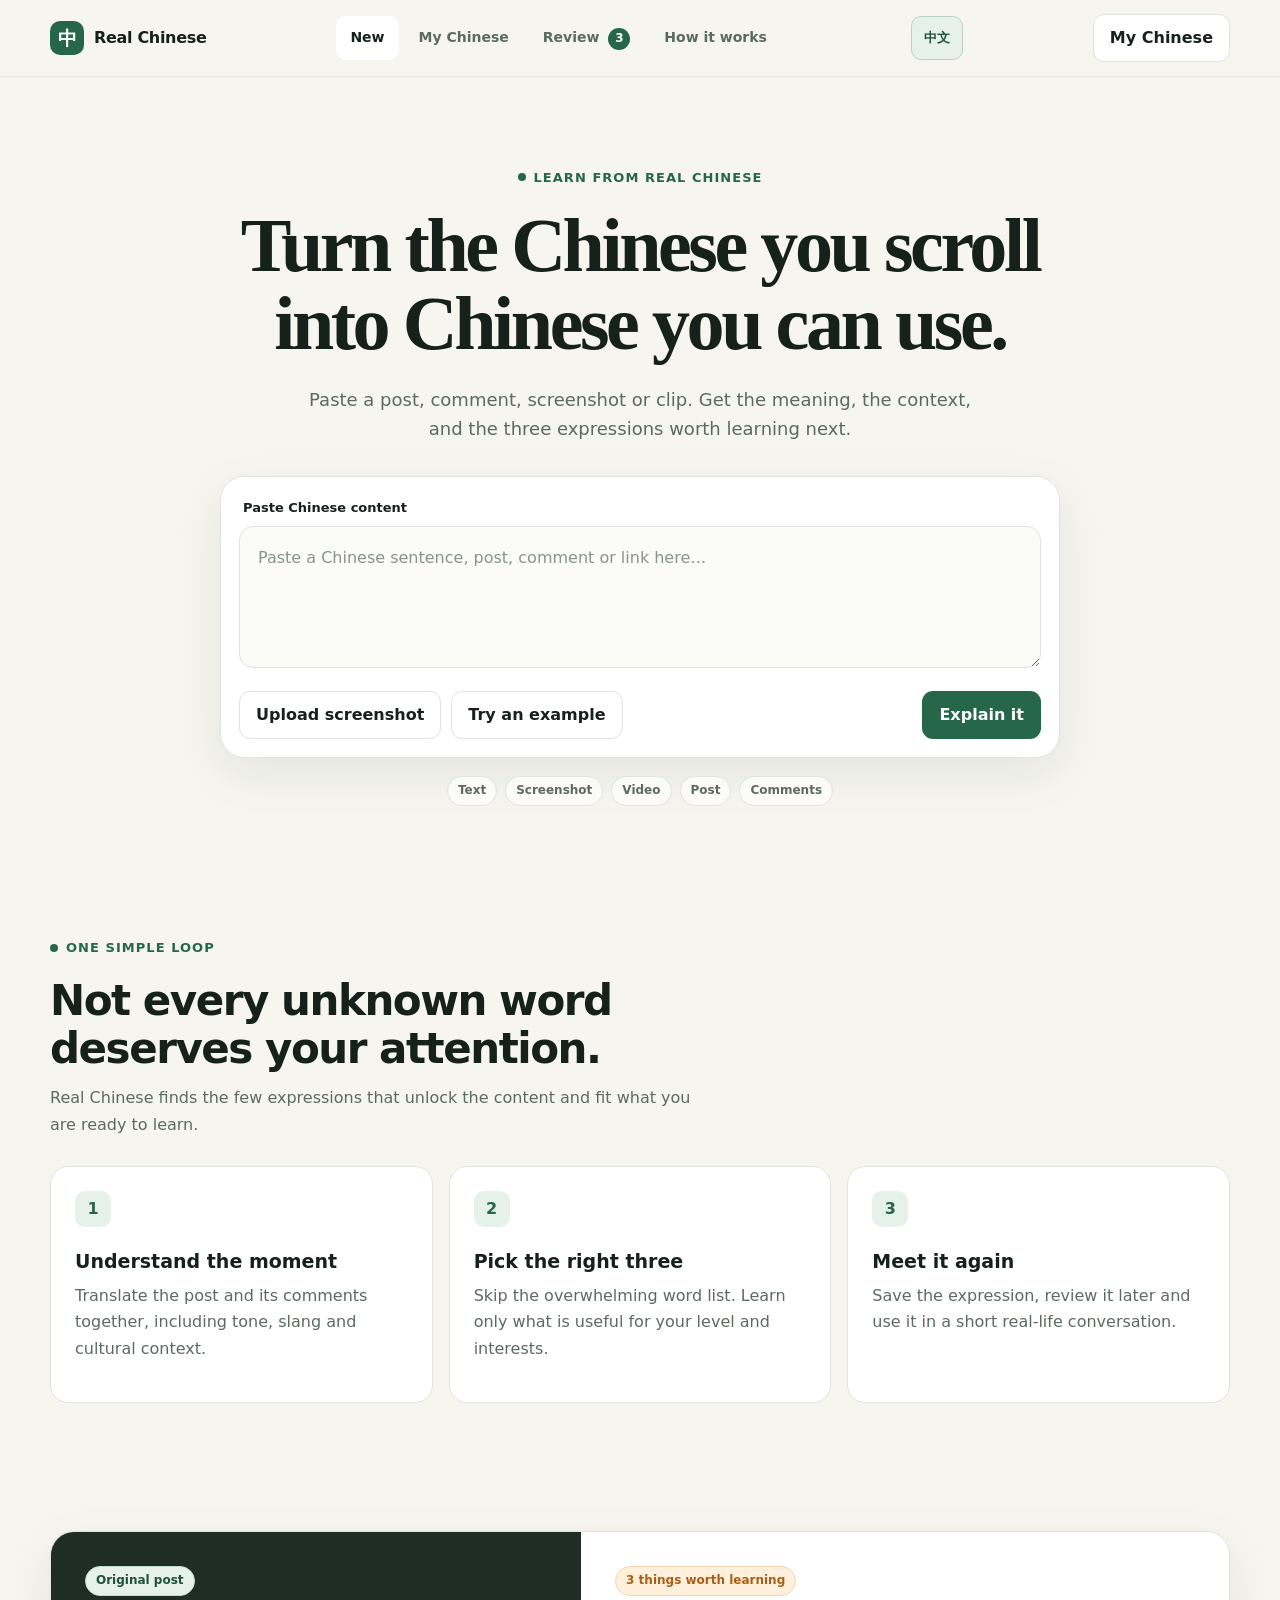
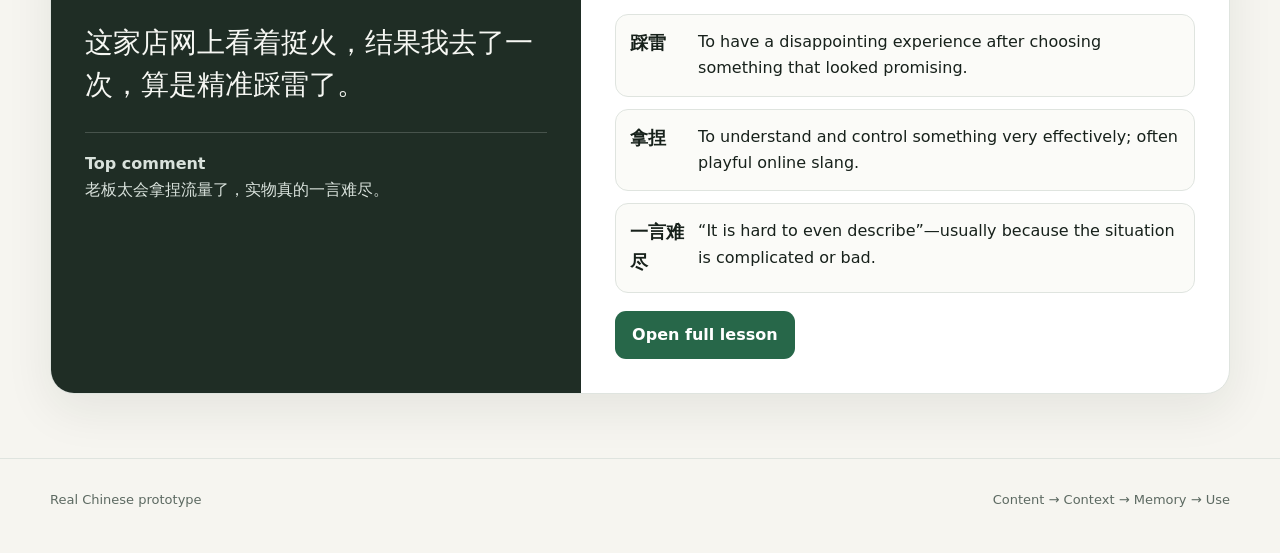
<file: prototype/index.html>
<!doctype html>
<html lang="en">
  <head>
    <meta charset="utf-8" />
    <meta name="viewport" content="width=device-width, initial-scale=1" />
    <meta name="description" content="Turn real Chinese posts, screenshots and comments into personal lessons." />
    <title>Real Chinese — Learn from what you scroll</title>
    <link rel="stylesheet" href="styles.css" />
  </head>
  <body>
    <header class="site-header">
      <nav class="nav shell" aria-label="Main navigation">
        <a class="brand" href="index.html">
          <span class="brand-mark" aria-hidden="true">中</span>
          <span class="brand-name">Real Chinese</span>
        </a>
        <div class="nav-links">
          <a class="active" href="index.html">New</a>
          <a href="library.html">My Chinese</a>
          <a href="review.html">Review <span class="count">3</span></a>
          <a href="#how-it-works">How it works</a>
        </div>
        <button class="language-toggle" type="button" data-language-toggle aria-label="Switch prototype language">中文</button>
        <a class="button secondary mobile-nav" href="library.html">My Chinese</a>
      </nav>
    </header>

    <main>
      <section class="hero shell">
        <div class="eyebrow">Learn from real Chinese</div>
        <h1>Turn the Chinese you scroll into Chinese you can use.</h1>
        <p class="lead">Paste a post, comment, screenshot or clip. Get the meaning, the context, and the three expressions worth learning next.</p>

        <div class="input-card">
          <label for="content-input">Paste Chinese content</label>
          <textarea id="content-input" placeholder="Paste a Chinese sentence, post, comment or link here…"></textarea>
          <div class="input-actions">
            <div class="row">
              <button class="secondary" type="button" data-toast="Screenshot upload is mocked in this prototype">Upload screenshot</button>
              <button class="secondary" type="button" data-example>Try an example</button>
            </div>
            <button class="primary" type="button" data-analyze>Explain it</button>
          </div>
        </div>

        <div class="format-list" aria-label="Supported content types">
          <span>Text</span><span>Screenshot</span><span>Video</span><span>Post</span><span>Comments</span>
        </div>
      </section>

      <section class="section shell" id="how-it-works">
        <div class="section-head">
          <div class="eyebrow">One simple loop</div>
          <h2>Not every unknown word deserves your attention.</h2>
          <p>Real Chinese finds the few expressions that unlock the content and fit what you are ready to learn.</p>
        </div>
        <div class="feature-grid">
          <article class="feature-card">
            <div class="feature-number">1</div>
            <h3>Understand the moment</h3>
            <p class="muted">Translate the post and its comments together, including tone, slang and cultural context.</p>
          </article>
          <article class="feature-card">
            <div class="feature-number">2</div>
            <h3>Pick the right three</h3>
            <p class="muted">Skip the overwhelming word list. Learn only what is useful for your level and interests.</p>
          </article>
          <article class="feature-card">
            <div class="feature-number">3</div>
            <h3>Meet it again</h3>
            <p class="muted">Save the expression, review it later and use it in a short real-life conversation.</p>
          </article>
        </div>
      </section>

      <section class="section shell">
        <div class="demo-strip">
          <div class="demo-source">
            <span class="tag green">Original post</span>
            <blockquote>这家店网上看着挺火，结果我去了一次，算是精准踩雷了。</blockquote>
            <div class="demo-comment">
              <strong>Top comment</strong><br />老板太会拿捏流量了，实物真的一言难尽。
            </div>
          </div>
          <div class="demo-result">
            <span class="tag amber">3 things worth learning</span>
            <div class="word-list" style="margin-top: 18px">
              <div class="word-row"><strong>踩雷</strong><span>To have a disappointing experience after choosing something that looked promising.</span></div>
              <div class="word-row"><strong>拿捏</strong><span>To understand and control something very effectively; often playful online slang.</span></div>
              <div class="word-row"><strong>一言难尽</strong><span>“It is hard to even describe”—usually because the situation is complicated or bad.</span></div>
            </div>
            <a class="button primary" href="result.html" style="margin-top: 18px">Open full lesson</a>
          </div>
        </div>
      </section>
    </main>

    <footer class="site-footer">
      <div class="footer-row shell">
        <span>Real Chinese prototype</span>
        <span>Content → Context → Memory → Use</span>
      </div>
    </footer>
    <div class="toast" role="status" aria-live="polite"></div>
    <script src="app.js?v=4"></script>
  </body>
</html>
</file>
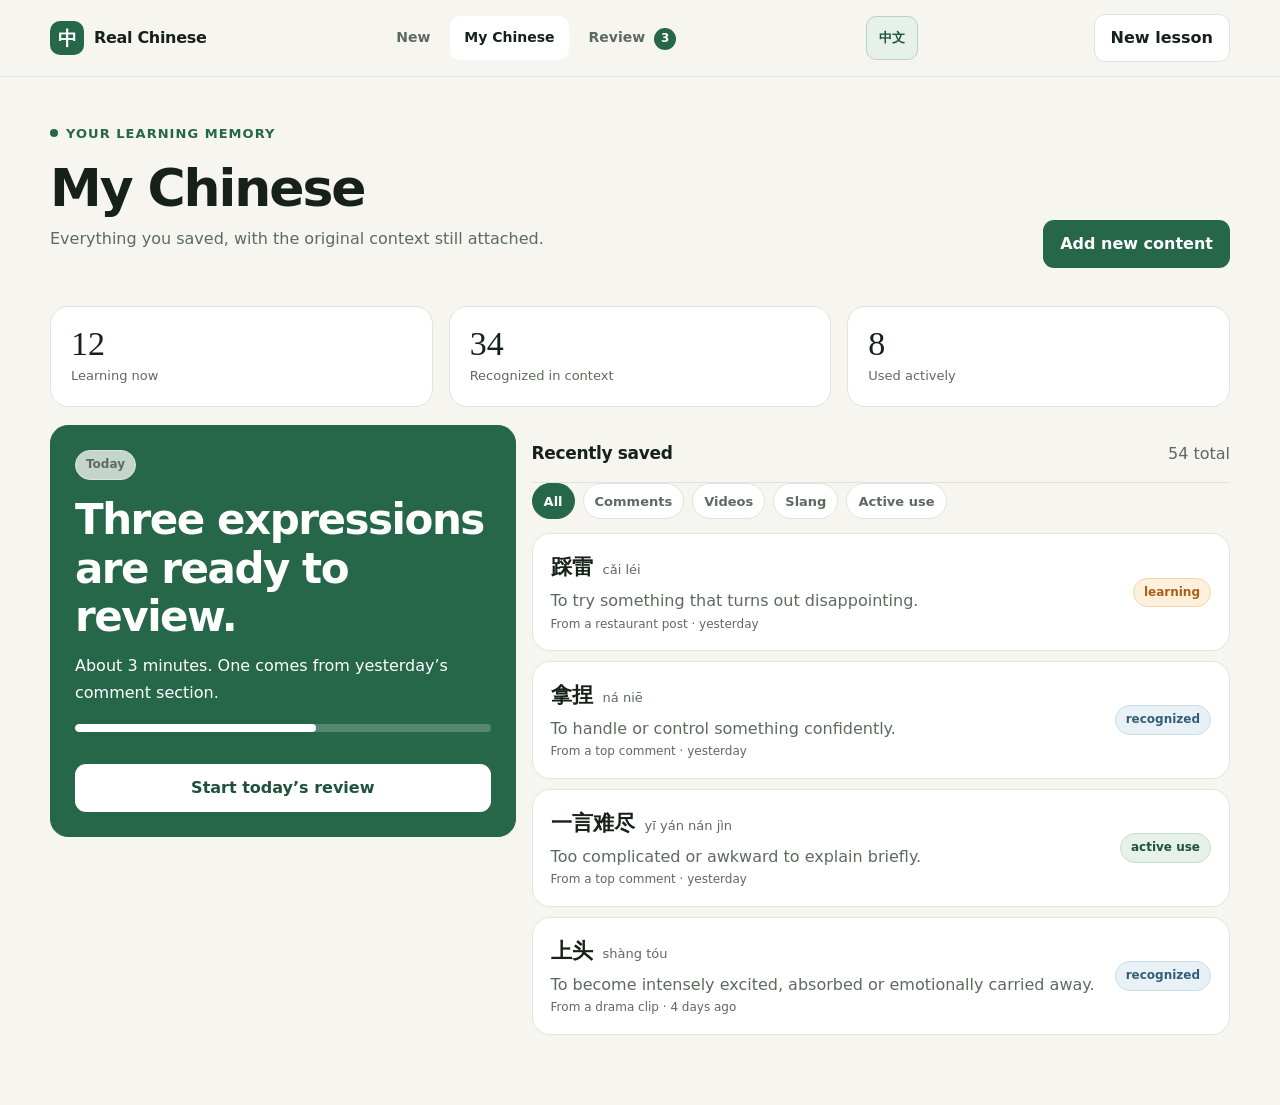
<file: prototype/library.html>
<!doctype html>
<html lang="en">
  <head>
    <meta charset="utf-8" />
    <meta name="viewport" content="width=device-width, initial-scale=1" />
    <meta name="description" content="A sample personal Chinese learning library." />
    <title>My Chinese — Real Chinese</title>
    <link rel="stylesheet" href="styles.css" />
  </head>
  <body>
    <header class="site-header">
      <nav class="nav shell" aria-label="Main navigation">
        <a class="brand" href="index.html"><span class="brand-mark" aria-hidden="true">中</span><span class="brand-name">Real Chinese</span></a>
        <div class="nav-links">
          <a href="index.html">New</a>
          <a class="active" href="library.html">My Chinese</a>
          <a href="review.html">Review <span class="count">3</span></a>
        </div>
        <button class="language-toggle" type="button" data-language-toggle aria-label="Switch prototype language">中文</button>
        <a class="button secondary mobile-nav" href="index.html">New lesson</a>
      </nav>
    </header>

    <main class="shell">
      <div class="page-head dashboard-head">
        <div>
          <div class="eyebrow">Your learning memory</div>
          <h1>My Chinese</h1>
          <p class="muted">Everything you saved, with the original context still attached.</p>
        </div>
        <a class="button primary" href="index.html">Add new content</a>
      </div>

      <section class="stats-grid" aria-label="Learning overview">
        <article class="stat-card"><div class="stat-value">12</div><div class="stat-label">Learning now</div></article>
        <article class="stat-card"><div class="stat-value">34</div><div class="stat-label">Recognized in context</div></article>
        <article class="stat-card"><div class="stat-value">8</div><div class="stat-label">Used actively</div></article>
      </section>

      <div class="library-grid">
        <aside class="review-card">
          <span class="tag">Today</span>
          <h2 style="margin-top: 16px">Three expressions are ready to review.</h2>
          <p>About 3 minutes. One comes from yesterday’s comment section.</p>
          <div class="progress" aria-label="Weekly review progress"><span></span></div>
          <a class="button" href="review.html">Start today’s review</a>
        </aside>

        <section aria-labelledby="saved-title">
          <div class="panel-head" style="padding-right: 0; padding-left: 0">
            <h2 id="saved-title">Recently saved</h2>
            <span class="muted">54 total</span>
          </div>
          <div class="filter-row" aria-label="Filter saved items">
            <button class="filter active">All</button><button class="filter">Comments</button><button class="filter">Videos</button><button class="filter">Slang</button><button class="filter">Active use</button>
          </div>
          <div class="saved-list">
            <a class="saved-item clickable" href="result.html">
              <div><div class="saved-word"><strong>踩雷</strong><span class="pinyin">cǎi léi</span></div><div class="muted">To try something that turns out disappointing.</div><div class="source-link">From a restaurant post · yesterday</div></div>
              <span class="tag amber">learning</span>
            </a>
            <a class="saved-item clickable" href="result.html">
              <div><div class="saved-word"><strong>拿捏</strong><span class="pinyin">ná niē</span></div><div class="muted">To handle or control something confidently.</div><div class="source-link">From a top comment · yesterday</div></div>
              <span class="tag blue">recognized</span>
            </a>
            <a class="saved-item clickable" href="result.html">
              <div><div class="saved-word"><strong>一言难尽</strong><span class="pinyin">yī yán nán jìn</span></div><div class="muted">Too complicated or awkward to explain briefly.</div><div class="source-link">From a top comment · yesterday</div></div>
              <span class="tag green">active use</span>
            </a>
            <a class="saved-item clickable" href="result.html">
              <div><div class="saved-word"><strong>上头</strong><span class="pinyin">shàng tóu</span></div><div class="muted">To become intensely excited, absorbed or emotionally carried away.</div><div class="source-link">From a drama clip · 4 days ago</div></div>
              <span class="tag blue">recognized</span>
            </a>
          </div>
        </section>
      </div>
    </main>

    <div class="toast" role="status" aria-live="polite"></div>
    <script src="app.js?v=4"></script>
  </body>
</html>
</file>
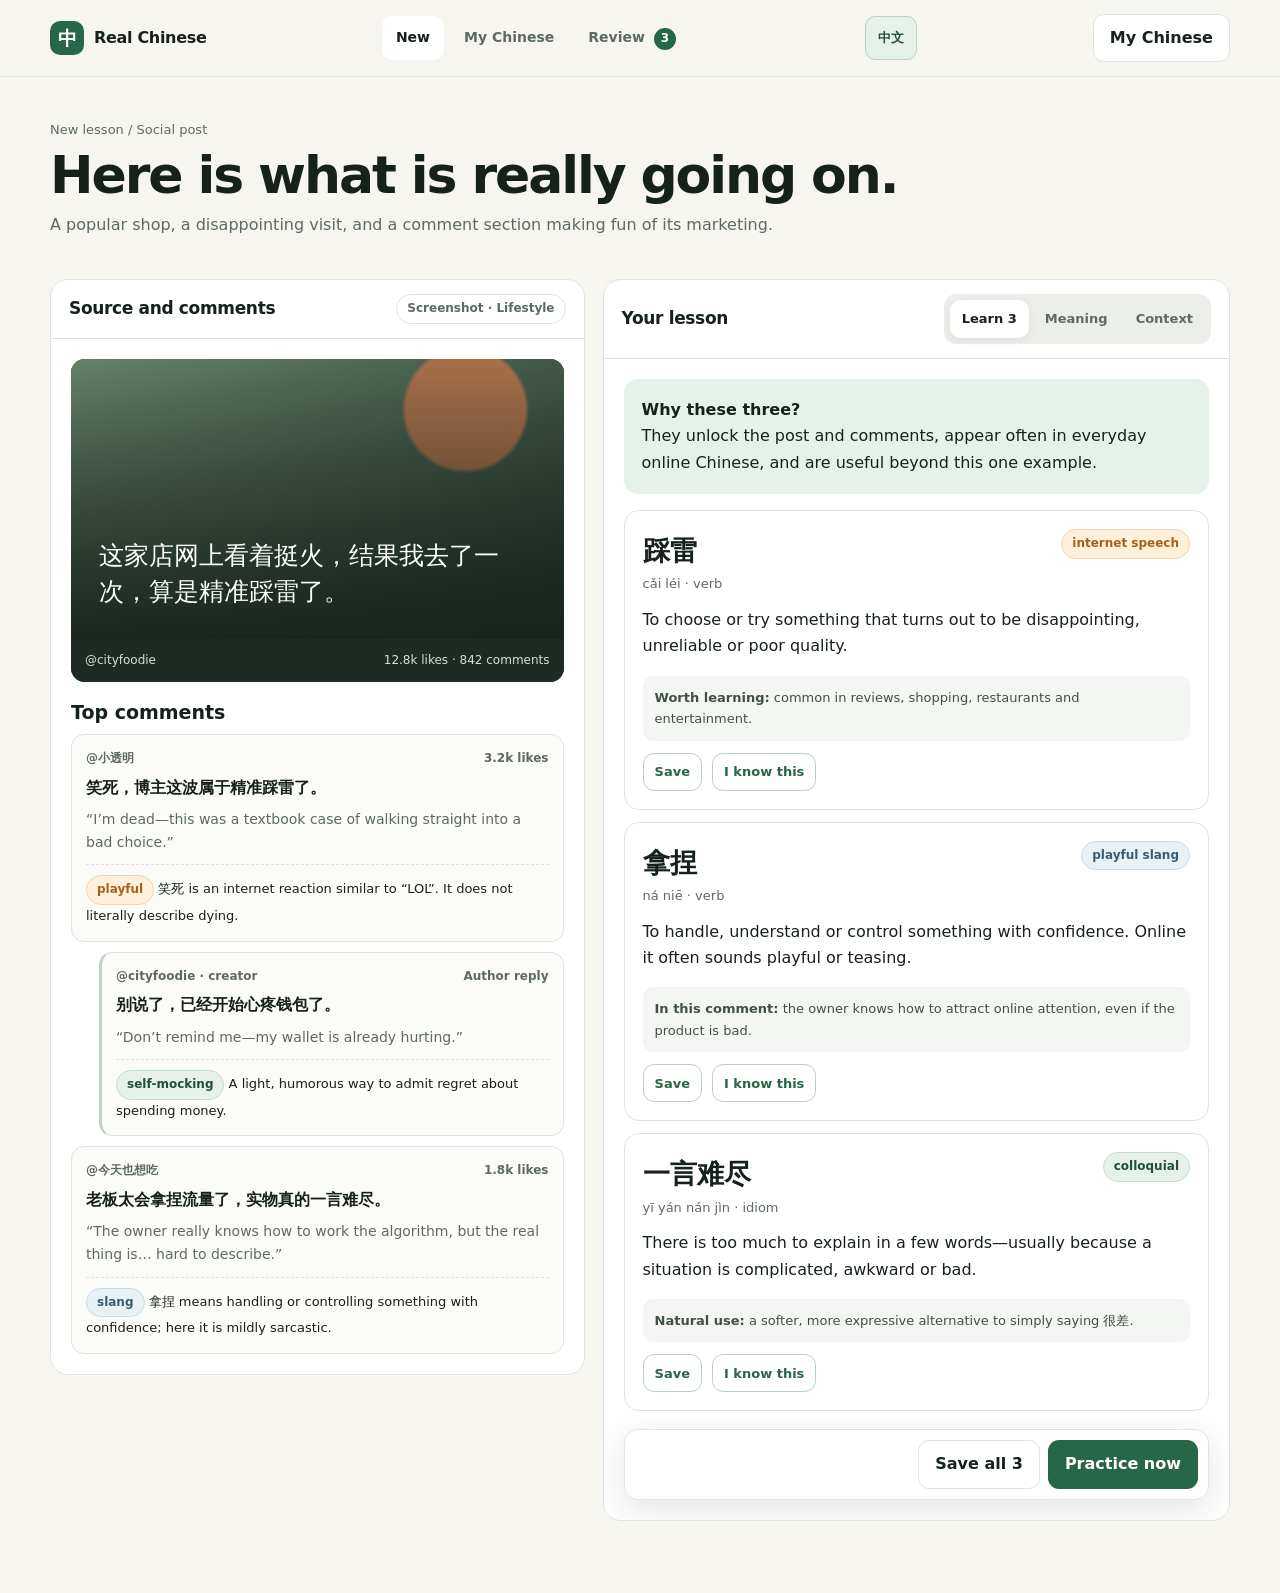
<file: prototype/result.html>
<!doctype html>
<html lang="en">
  <head>
    <meta charset="utf-8" />
    <meta name="viewport" content="width=device-width, initial-scale=1" />
    <meta name="description" content="A sample Real Chinese learning result." />
    <title>Learning result — Real Chinese</title>
    <link rel="stylesheet" href="styles.css" />
  </head>
  <body>
    <header class="site-header">
      <nav class="nav shell" aria-label="Main navigation">
        <a class="brand" href="index.html"><span class="brand-mark" aria-hidden="true">中</span><span class="brand-name">Real Chinese</span></a>
        <div class="nav-links">
          <a class="active" href="index.html">New</a>
          <a href="library.html">My Chinese</a>
          <a href="review.html">Review <span class="count">3</span></a>
        </div>
        <button class="language-toggle" type="button" data-language-toggle aria-label="Switch prototype language">中文</button>
        <a class="button secondary mobile-nav" href="library.html">My Chinese</a>
      </nav>
    </header>

    <main class="shell">
      <div class="page-head">
        <div class="breadcrumbs"><a href="index.html">New lesson</a> / Social post</div>
        <h1>Here is what is really going on.</h1>
        <p class="muted">A popular shop, a disappointing visit, and a comment section making fun of its marketing.</p>
      </div>

      <div class="result-layout">
        <section class="panel" aria-labelledby="source-title">
          <div class="panel-head">
            <h2 id="source-title">Source and comments</h2>
            <span class="tag">Screenshot · Lifestyle</span>
          </div>
          <div class="panel-body">
            <article class="source-card">
              <div class="source-visual">
                <p>这家店网上看着挺火，结果我去了一次，算是精准踩雷了。</p>
              </div>
              <div class="source-meta"><span>@cityfoodie</span><span>12.8k likes · 842 comments</span></div>
            </article>

            <h3>Top comments</h3>
            <div class="comment-tree">
              <article class="comment">
                <div class="comment-author"><span>@小透明</span><span>3.2k likes</span></div>
                <p class="zh">笑死，博主这波属于精准踩雷了。</p>
                <p class="translation">“I’m dead—this was a textbook case of walking straight into a bad choice.”</p>
                <div class="explain"><span class="tag amber">playful</span> 笑死 is an internet reaction similar to “LOL”. It does not literally describe dying.</div>
              </article>
              <article class="comment reply">
                <div class="comment-author"><span>@cityfoodie · creator</span><span>Author reply</span></div>
                <p class="zh">别说了，已经开始心疼钱包了。</p>
                <p class="translation">“Don’t remind me—my wallet is already hurting.”</p>
                <div class="explain"><span class="tag green">self-mocking</span> A light, humorous way to admit regret about spending money.</div>
              </article>
              <article class="comment">
                <div class="comment-author"><span>@今天也想吃</span><span>1.8k likes</span></div>
                <p class="zh">老板太会拿捏流量了，实物真的一言难尽。</p>
                <p class="translation">“The owner really knows how to work the algorithm, but the real thing is… hard to describe.”</p>
                <div class="explain"><span class="tag blue">slang</span> 拿捏 means handling or controlling something with confidence; here it is mildly sarcastic.</div>
              </article>
            </div>
          </div>
        </section>

        <section class="panel" aria-labelledby="lesson-title">
          <div class="panel-head">
            <h2 id="lesson-title">Your lesson</h2>
            <div class="tabs" role="tablist" aria-label="Lesson sections">
              <button class="tab active" role="tab" aria-selected="true" data-tab="learn">Learn 3</button>
              <button class="tab" role="tab" aria-selected="false" data-tab="meaning">Meaning</button>
              <button class="tab" role="tab" aria-selected="false" data-tab="context">Context</button>
            </div>
          </div>
          <div class="panel-body">
            <div class="tab-panel" data-panel="learn">
              <div class="summary">
                <strong>Why these three?</strong>
                <p>They unlock the post and comments, appear often in everyday online Chinese, and are useful beyond this one example.</p>
              </div>
              <div class="learning-list">
                <article class="learning-card">
                  <div class="learning-top">
                    <div><div class="learning-word">踩雷</div><div class="pinyin">cǎi léi · verb</div></div>
                    <span class="tag amber">internet speech</span>
                  </div>
                  <p>To choose or try something that turns out to be disappointing, unreliable or poor quality.</p>
                  <div class="reason"><strong>Worth learning:</strong> common in reviews, shopping, restaurants and entertainment.</div>
                  <div class="card-actions"><button class="ghost" data-save aria-pressed="false">Save</button><button class="ghost" data-toast="Marked as already known">I know this</button></div>
                </article>
                <article class="learning-card">
                  <div class="learning-top">
                    <div><div class="learning-word">拿捏</div><div class="pinyin">ná niē · verb</div></div>
                    <span class="tag blue">playful slang</span>
                  </div>
                  <p>To handle, understand or control something with confidence. Online it often sounds playful or teasing.</p>
                  <div class="reason"><strong>In this comment:</strong> the owner knows how to attract online attention, even if the product is bad.</div>
                  <div class="card-actions"><button class="ghost" data-save aria-pressed="false">Save</button><button class="ghost" data-toast="Marked as already known">I know this</button></div>
                </article>
                <article class="learning-card">
                  <div class="learning-top">
                    <div><div class="learning-word">一言难尽</div><div class="pinyin">yī yán nán jìn · idiom</div></div>
                    <span class="tag green">colloquial</span>
                  </div>
                  <p>There is too much to explain in a few words—usually because a situation is complicated, awkward or bad.</p>
                  <div class="reason"><strong>Natural use:</strong> a softer, more expressive alternative to simply saying 很差.</div>
                  <div class="card-actions"><button class="ghost" data-save aria-pressed="false">Save</button><button class="ghost" data-toast="Marked as already known">I know this</button></div>
                </article>
              </div>
            </div>

            <div class="tab-panel" data-panel="meaning" hidden>
              <div class="summary">
                <strong>Natural translation</strong>
                <p>“This place looked really popular online, but after going once, I realized I’d fallen for the hype and made a terrible choice.”</p>
              </div>
              <p style="margin-top: 18px">The post is not only saying the shop was bad. It implies that its online popularity created expectations that the real experience failed to meet.</p>
            </div>

            <div class="tab-panel" data-panel="context" hidden>
              <div class="summary">
                <strong>Tone and culture</strong>
                <p>The creator uses self-mocking language rather than making a formal complaint. The comments join the joke and criticize the shop’s ability to market itself.</p>
              </div>
              <p style="margin-top: 18px"><span class="tag amber">sarcasm</span> “太会拿捏流量了” sounds like praise on the surface, but here it criticizes the gap between marketing and reality.</p>
            </div>

            <div class="sticky-actions">
              <button class="secondary" data-toast="All three expressions saved">Save all 3</button>
              <a class="button primary" href="review.html">Practice now</a>
            </div>
          </div>
        </section>
      </div>
    </main>

    <div class="toast" role="status" aria-live="polite"></div>
    <script src="app.js?v=4"></script>
  </body>
</html>
</file>
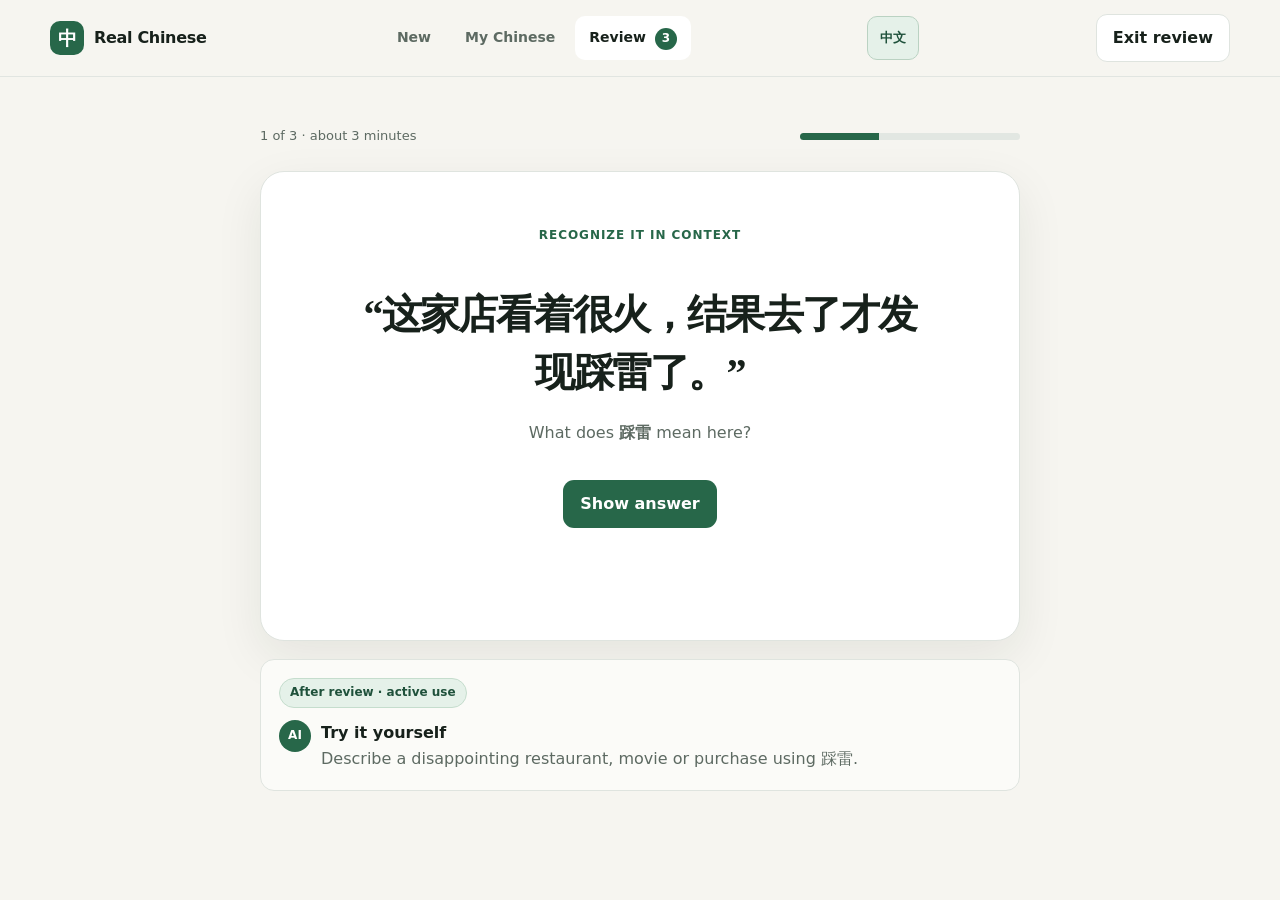
<file: prototype/review.html>
<!doctype html>
<html lang="en">
  <head>
    <meta charset="utf-8" />
    <meta name="viewport" content="width=device-width, initial-scale=1" />
    <meta name="description" content="A sample three-minute Chinese review." />
    <title>Today’s review — Real Chinese</title>
    <link rel="stylesheet" href="styles.css" />
  </head>
  <body>
    <header class="site-header">
      <nav class="nav shell" aria-label="Main navigation">
        <a class="brand" href="index.html"><span class="brand-mark" aria-hidden="true">中</span><span class="brand-name">Real Chinese</span></a>
        <div class="nav-links">
          <a href="index.html">New</a>
          <a href="library.html">My Chinese</a>
          <a class="active" href="review.html">Review <span class="count">3</span></a>
        </div>
        <button class="language-toggle" type="button" data-language-toggle aria-label="Switch prototype language">中文</button>
        <a class="button secondary mobile-nav" href="library.html">Exit review</a>
      </nav>
    </header>

    <main class="review-wrap">
      <div class="review-progress">
        <span>1 of 3 · about 3 minutes</span>
        <div class="bar" aria-label="Review progress"><span></span></div>
      </div>

      <section class="quiz-card" aria-labelledby="question-title">
        <div class="quiz-label">Recognize it in context</div>
        <h1 class="quiz-question" id="question-title">“这家店看着很火，结果去了才发现踩雷了。”</h1>
        <p class="quiz-context">What does <strong>踩雷</strong> mean here?</p>
        <button class="primary" type="button" data-reveal>Show answer</button>

        <div class="answer">
          <strong>To choose or try something that turns out disappointing.</strong>
          <p style="margin: 8px 0 0">Here the speaker expected a popular shop to be good, but the real experience was poor.</p>
        </div>

        <div class="rating" aria-label="How well did you remember?">
          <button class="secondary" data-rating>Again</button>
          <button class="secondary" data-rating>Hard</button>
          <button class="secondary" data-rating>Got it</button>
          <button class="secondary" data-rating>I can use it</button>
        </div>
      </section>

      <section class="talk-preview">
        <span class="tag green">After review · active use</span>
        <div class="talk-line">
          <div class="avatar" aria-hidden="true">AI</div>
          <div><strong>Try it yourself</strong><br /><span class="muted">Describe a disappointing restaurant, movie or purchase using 踩雷.</span></div>
        </div>
      </section>
    </main>

    <div class="toast" role="status" aria-live="polite"></div>
    <script src="app.js?v=4"></script>
  </body>
</html>
</file>
<file: prototype/styles.css>
:root {
  --paper: #f6f5f0;
  --surface: #ffffff;
  --ink: #17211b;
  --muted: #5d6a62;
  --line: #dfe4df;
  --green: #276749;
  --green-dark: #1f513b;
  --green-soft: #e5f1e9;
  --amber: #a95f19;
  --amber-soft: #fff0dc;
  --blue: #355d78;
  --blue-soft: #e8f1f6;
  --red: #9d3b3b;
  --shadow: 0 16px 48px rgba(23, 33, 27, 0.08);
  --radius: 18px;
  --max: 1180px;
}

* {
  box-sizing: border-box;
}

[hidden] {
  display: none !important;
}

html {
  scroll-behavior: smooth;
}

body {
  margin: 0;
  color: var(--ink);
  background: var(--paper);
  font-family: Inter, "Noto Sans SC", "PingFang SC", "Microsoft YaHei", system-ui, sans-serif;
  font-size: 16px;
  line-height: 1.65;
}

a {
  color: inherit;
  text-decoration: none;
}

button,
textarea,
input {
  font: inherit;
}

button,
.button,
.clickable {
  cursor: pointer;
}

button:focus-visible,
a:focus-visible,
textarea:focus-visible,
input:focus-visible {
  outline: 3px solid rgba(39, 103, 73, 0.25);
  outline-offset: 3px;
}

.shell {
  width: min(calc(100% - 40px), var(--max));
  margin: 0 auto;
}

.site-header {
  position: sticky;
  z-index: 20;
  top: 0;
  padding: 14px 0;
  background: rgba(246, 245, 240, 0.92);
  border-bottom: 1px solid rgba(223, 228, 223, 0.9);
  backdrop-filter: blur(12px);
}

.nav {
  display: flex;
  align-items: center;
  justify-content: space-between;
  gap: 24px;
}

.brand {
  display: inline-flex;
  align-items: center;
  gap: 10px;
  font-weight: 800;
  letter-spacing: -0.02em;
}

.brand-mark {
  display: grid;
  width: 34px;
  height: 34px;
  place-items: center;
  color: #fff;
  background: var(--green);
  border-radius: 10px;
  font-family: Georgia, serif;
  font-size: 19px;
}

.nav-links {
  display: flex;
  align-items: center;
  gap: 6px;
}

.nav-links a {
  min-height: 44px;
  padding: 10px 14px;
  color: var(--muted);
  border-radius: 10px;
  font-size: 14px;
  font-weight: 650;
  transition: color 180ms ease, background 180ms ease;
}

.nav-links a:hover,
.nav-links a.active {
  color: var(--ink);
  background: var(--surface);
}

.language-toggle {
  min-width: 52px;
  min-height: 44px;
  padding: 8px 12px;
  color: var(--green-dark);
  background: var(--green-soft);
  border-color: #bad2c2;
  border-radius: 10px;
  font-size: 13px;
  font-weight: 800;
}

.language-toggle:hover {
  background: #d7eadc;
}

.count {
  display: inline-grid;
  min-width: 22px;
  height: 22px;
  margin-left: 4px;
  padding: 0 6px;
  place-items: center;
  color: #fff;
  background: var(--green);
  border-radius: 999px;
  font-size: 12px;
}

.mobile-nav {
  display: none;
}

main {
  min-height: calc(100vh - 160px);
}

.hero {
  padding: 86px 0 64px;
  text-align: center;
}

.eyebrow {
  display: inline-flex;
  align-items: center;
  gap: 8px;
  margin-bottom: 18px;
  color: var(--green);
  font-size: 13px;
  font-weight: 800;
  letter-spacing: 0.08em;
  text-transform: uppercase;
}

.eyebrow::before {
  width: 8px;
  height: 8px;
  background: var(--green);
  border-radius: 50%;
  content: "";
}

h1,
h2,
h3,
p {
  margin-top: 0;
}

h1 {
  max-width: 820px;
  margin-right: auto;
  margin-bottom: 22px;
  margin-left: auto;
  font-family: Georgia, "Noto Serif SC", serif;
  font-size: clamp(42px, 7vw, 76px);
  font-weight: 600;
  letter-spacing: -0.045em;
  line-height: 1.03;
}

h2 {
  margin-bottom: 12px;
  font-size: clamp(28px, 4vw, 42px);
  letter-spacing: -0.035em;
  line-height: 1.15;
}

h3 {
  margin-bottom: 8px;
  font-size: 19px;
  line-height: 1.35;
}

.lead {
  max-width: 680px;
  margin-right: auto;
  margin-bottom: 32px;
  margin-left: auto;
  color: var(--muted);
  font-size: 18px;
}

.input-card {
  max-width: 840px;
  margin: 0 auto;
  padding: 18px;
  text-align: left;
  background: var(--surface);
  border: 1px solid var(--line);
  border-radius: 24px;
  box-shadow: var(--shadow);
}

.input-card label {
  display: block;
  margin: 2px 4px 8px;
  font-size: 13px;
  font-weight: 750;
}

textarea {
  width: 100%;
  min-height: 142px;
  padding: 18px;
  resize: vertical;
  color: var(--ink);
  background: #fbfbf8;
  border: 1px solid var(--line);
  border-radius: 14px;
  line-height: 1.6;
}

textarea::placeholder {
  color: #89938c;
}

.input-actions,
.row,
.card-actions {
  display: flex;
  align-items: center;
  gap: 10px;
}

.input-actions {
  justify-content: space-between;
  margin-top: 14px;
}

.button,
button {
  display: inline-flex;
  min-height: 44px;
  align-items: center;
  justify-content: center;
  gap: 8px;
  padding: 10px 16px;
  border: 1px solid transparent;
  border-radius: 11px;
  font-weight: 750;
  transition: background 180ms ease, border-color 180ms ease, color 180ms ease, box-shadow 180ms ease;
}

.button.primary,
button.primary {
  color: #fff;
  background: var(--green);
}

.button.primary:hover,
button.primary:hover {
  background: var(--green-dark);
}

.button.secondary,
button.secondary {
  color: var(--ink);
  background: var(--surface);
  border-color: var(--line);
}

.button.secondary:hover,
button.secondary:hover {
  border-color: #aeb8b0;
  box-shadow: 0 6px 18px rgba(23, 33, 27, 0.07);
}

.button.ghost,
button.ghost {
  min-height: 38px;
  padding: 7px 11px;
  color: var(--green);
  background: transparent;
  border-color: #bad2c2;
  font-size: 13px;
}

.button.ghost:hover,
button.ghost:hover {
  background: var(--green-soft);
}

.button.saved,
button.saved {
  color: var(--green-dark);
  background: var(--green-soft);
  border-color: #bad2c2;
}

.format-list {
  display: flex;
  margin-top: 18px;
  justify-content: center;
  flex-wrap: wrap;
  gap: 8px;
}

.format-list span,
.tag {
  display: inline-flex;
  align-items: center;
  min-height: 28px;
  padding: 4px 10px;
  color: var(--muted);
  background: rgba(255, 255, 255, 0.72);
  border: 1px solid var(--line);
  border-radius: 999px;
  font-size: 12px;
  font-weight: 700;
}

.tag.green {
  color: var(--green-dark);
  background: var(--green-soft);
  border-color: #c5ddcd;
}

.tag.amber {
  color: var(--amber);
  background: var(--amber-soft);
  border-color: #f1d4ae;
}

.tag.blue {
  color: var(--blue);
  background: var(--blue-soft);
  border-color: #c8dce8;
}

.section {
  padding: 64px 0;
}

.section-head {
  max-width: 650px;
  margin-bottom: 28px;
}

.section-head p,
.muted {
  color: var(--muted);
}

.feature-grid,
.stats-grid,
.library-grid {
  display: grid;
  grid-template-columns: repeat(3, minmax(0, 1fr));
  gap: 16px;
}

.feature-card,
.panel,
.stat-card,
.saved-item,
.review-card {
  background: var(--surface);
  border: 1px solid var(--line);
  border-radius: var(--radius);
}

.feature-card {
  padding: 24px;
}

.feature-number {
  display: grid;
  width: 36px;
  height: 36px;
  margin-bottom: 22px;
  place-items: center;
  color: var(--green);
  background: var(--green-soft);
  border-radius: 10px;
  font-weight: 850;
}

.demo-strip {
  display: grid;
  grid-template-columns: 0.9fr 1.1fr;
  overflow: hidden;
  background: var(--surface);
  border: 1px solid var(--line);
  border-radius: 24px;
  box-shadow: var(--shadow);
}

.demo-source,
.demo-result {
  padding: 34px;
}

.demo-source {
  color: #f6f7f3;
  background: #1f2d25;
}

.demo-source blockquote {
  margin: 26px 0;
  font-family: Georgia, "Noto Serif SC", serif;
  font-size: 28px;
  line-height: 1.5;
}

.demo-comment {
  padding-top: 18px;
  border-top: 1px solid rgba(255, 255, 255, 0.18);
  color: #d9e2dc;
}

.word-list {
  display: grid;
  gap: 12px;
}

.word-row {
  display: grid;
  grid-template-columns: 54px 1fr;
  gap: 14px;
  padding: 14px;
  background: #fbfbf8;
  border: 1px solid var(--line);
  border-radius: 13px;
}

.word-row strong {
  font-family: Georgia, "Noto Serif SC", serif;
  font-size: 18px;
}

.page-head {
  padding: 42px 0 24px;
}

.page-head h1 {
  max-width: none;
  margin: 0 0 10px;
  font-family: inherit;
  font-size: clamp(34px, 5vw, 52px);
  font-weight: 780;
  letter-spacing: -0.04em;
}

.breadcrumbs {
  margin-bottom: 8px;
  color: var(--muted);
  font-size: 13px;
}

.result-layout {
  display: grid;
  grid-template-columns: minmax(0, 0.92fr) minmax(0, 1.08fr);
  align-items: start;
  gap: 18px;
  padding-bottom: 72px;
}

.panel {
  overflow: hidden;
}

.panel-head {
  display: flex;
  min-height: 58px;
  padding: 14px 18px;
  align-items: center;
  justify-content: space-between;
  gap: 16px;
  border-bottom: 1px solid var(--line);
}

.panel-head h2 {
  margin: 0;
  font-size: 17px;
  letter-spacing: -0.02em;
}

.panel-body {
  padding: 20px;
}

.source-card {
  overflow: hidden;
  margin-bottom: 18px;
  background: #202a24;
  border-radius: 14px;
}

.source-visual {
  display: grid;
  min-height: 280px;
  padding: 28px;
  place-items: end start;
  color: white;
  background:
    linear-gradient(180deg, rgba(23, 33, 27, 0.08), rgba(23, 33, 27, 0.92)),
    radial-gradient(circle at 80% 18%, #b5764d 0, #b5764d 13%, transparent 14%),
    linear-gradient(145deg, #6c8b72, #263a2e);
}

.source-visual p {
  max-width: 430px;
  margin: 0;
  font-family: Georgia, "Noto Serif SC", serif;
  font-size: 25px;
  line-height: 1.45;
}

.source-meta {
  display: flex;
  padding: 12px 14px;
  justify-content: space-between;
  color: #d6dfd8;
  background: #202a24;
  font-size: 12px;
}

.comment-tree {
  display: grid;
  gap: 10px;
}

.comment {
  padding: 14px;
  background: #fbfbf8;
  border: 1px solid var(--line);
  border-radius: 13px;
}

.comment.reply {
  margin-left: 28px;
  border-left: 3px solid #bfd4c6;
}

.comment-author {
  display: flex;
  margin-bottom: 6px;
  align-items: center;
  justify-content: space-between;
  color: var(--muted);
  font-size: 12px;
  font-weight: 750;
}

.comment .zh {
  margin-bottom: 7px;
  font-size: 16px;
  font-weight: 650;
}

.translation {
  margin-bottom: 10px;
  color: var(--muted);
  font-size: 14px;
}

.comment .explain {
  padding-top: 10px;
  border-top: 1px dashed var(--line);
  font-size: 13px;
}

.tabs {
  display: flex;
  gap: 4px;
  padding: 6px;
  background: #ecefe9;
  border-radius: 12px;
}

.tab {
  min-height: 38px;
  padding: 7px 12px;
  color: var(--muted);
  background: transparent;
  border: 0;
  font-size: 13px;
}

.tab.active {
  color: var(--ink);
  background: var(--surface);
  box-shadow: 0 2px 8px rgba(23, 33, 27, 0.08);
}

.tab-panel[hidden] {
  display: none;
}

.summary {
  padding: 18px;
  background: var(--green-soft);
  border-radius: 14px;
}

.summary p:last-child {
  margin-bottom: 0;
}

.learning-list {
  display: grid;
  gap: 12px;
  margin-top: 16px;
}

.learning-card {
  padding: 18px;
  background: var(--surface);
  border: 1px solid var(--line);
  border-radius: 15px;
  transition: border-color 180ms ease, box-shadow 180ms ease;
}

.learning-card:hover {
  border-color: #b8c6ba;
  box-shadow: 0 8px 22px rgba(23, 33, 27, 0.07);
}

.learning-top {
  display: flex;
  margin-bottom: 12px;
  align-items: start;
  justify-content: space-between;
  gap: 14px;
}

.learning-word {
  font-family: Georgia, "Noto Serif SC", serif;
  font-size: 27px;
  font-weight: 650;
}

.pinyin {
  color: var(--muted);
  font-size: 13px;
}

.reason {
  margin: 12px 0;
  padding: 11px 12px;
  color: #405047;
  background: #f4f6f3;
  border-radius: 10px;
  font-size: 13px;
}

.sticky-actions {
  position: sticky;
  bottom: 16px;
  z-index: 10;
  display: flex;
  margin-top: 18px;
  padding: 10px;
  justify-content: flex-end;
  gap: 8px;
  background: rgba(255, 255, 255, 0.94);
  border: 1px solid var(--line);
  border-radius: 14px;
  box-shadow: 0 10px 32px rgba(23, 33, 27, 0.12);
  backdrop-filter: blur(10px);
}

.dashboard-head {
  display: flex;
  align-items: end;
  justify-content: space-between;
  gap: 24px;
}

.stats-grid {
  margin: 14px 0 18px;
}

.stat-card {
  padding: 20px;
}

.stat-value {
  margin-bottom: 4px;
  font-family: Georgia, serif;
  font-size: 34px;
  line-height: 1;
}

.stat-label {
  color: var(--muted);
  font-size: 13px;
}

.library-grid {
  grid-template-columns: 0.8fr 1.2fr;
  align-items: start;
  padding-bottom: 70px;
}

.review-card {
  padding: 24px;
  color: white;
  background: var(--green);
  border-color: var(--green);
}

.review-card .button {
  width: 100%;
  margin-top: 14px;
  color: var(--green-dark);
  background: white;
}

.progress {
  height: 8px;
  margin: 18px 0;
  overflow: hidden;
  background: rgba(255, 255, 255, 0.22);
  border-radius: 999px;
}

.progress > span {
  display: block;
  width: 58%;
  height: 100%;
  background: white;
  border-radius: inherit;
}

.filter-row {
  display: flex;
  margin-bottom: 14px;
  flex-wrap: wrap;
  gap: 8px;
}

.filter {
  min-height: 36px;
  padding: 6px 11px;
  color: var(--muted);
  background: var(--surface);
  border: 1px solid var(--line);
  border-radius: 999px;
  font-size: 13px;
}

.filter.active {
  color: white;
  background: var(--green);
  border-color: var(--green);
}

.saved-list {
  display: grid;
  gap: 10px;
}

.saved-item {
  display: grid;
  grid-template-columns: minmax(0, 1fr) auto;
  padding: 16px 18px;
  align-items: center;
  gap: 20px;
  transition: border-color 180ms ease, box-shadow 180ms ease;
}

.saved-item:hover {
  border-color: #b8c6ba;
  box-shadow: 0 8px 20px rgba(23, 33, 27, 0.06);
}

.saved-word {
  display: flex;
  margin-bottom: 3px;
  align-items: baseline;
  gap: 10px;
}

.saved-word strong {
  font-family: Georgia, "Noto Serif SC", serif;
  font-size: 21px;
}

.source-link {
  color: var(--muted);
  font-size: 12px;
}

.review-wrap {
  width: min(calc(100% - 40px), 760px);
  margin: 0 auto;
  padding: 48px 0 80px;
}

.review-progress {
  display: flex;
  margin-bottom: 24px;
  align-items: center;
  justify-content: space-between;
  color: var(--muted);
  font-size: 13px;
}

.review-progress .bar {
  width: 220px;
  height: 7px;
  overflow: hidden;
  background: #e2e7e2;
  border-radius: 999px;
}

.review-progress .bar span {
  display: block;
  width: 36%;
  height: 100%;
  background: var(--green);
}

.quiz-card {
  min-height: 470px;
  padding: clamp(26px, 6vw, 54px);
  text-align: center;
  background: var(--surface);
  border: 1px solid var(--line);
  border-radius: 24px;
  box-shadow: var(--shadow);
}

.quiz-label {
  margin-bottom: 40px;
  color: var(--green);
  font-size: 12px;
  font-weight: 800;
  letter-spacing: 0.08em;
  text-transform: uppercase;
}

.quiz-question {
  max-width: 590px;
  margin: 0 auto 18px;
  font-family: Georgia, "Noto Serif SC", serif;
  font-size: clamp(26px, 5vw, 40px);
  line-height: 1.45;
}

.quiz-context {
  max-width: 520px;
  margin: 0 auto 34px;
  color: var(--muted);
}

.answer {
  display: none;
  max-width: 560px;
  margin: 24px auto 0;
  padding: 18px;
  text-align: left;
  background: var(--green-soft);
  border-radius: 14px;
}

.answer.visible {
  display: block;
}

.rating {
  display: none;
  margin-top: 14px;
  justify-content: center;
  flex-wrap: wrap;
  gap: 8px;
}

.rating.visible {
  display: flex;
}

.talk-preview {
  margin-top: 18px;
  padding: 18px;
  text-align: left;
  background: #fbfbf8;
  border: 1px solid var(--line);
  border-radius: 14px;
}

.talk-line {
  display: flex;
  margin-top: 12px;
  gap: 10px;
}

.avatar {
  display: grid;
  width: 32px;
  height: 32px;
  flex: 0 0 32px;
  place-items: center;
  color: white;
  background: var(--green);
  border-radius: 50%;
  font-size: 12px;
  font-weight: 800;
}

.toast {
  position: fixed;
  z-index: 50;
  right: 24px;
  bottom: 24px;
  padding: 12px 16px;
  color: white;
  background: #17211b;
  border-radius: 11px;
  box-shadow: var(--shadow);
  opacity: 0;
  pointer-events: none;
  transform: translateY(10px);
  transition: opacity 180ms ease, transform 180ms ease;
}

.toast.visible {
  opacity: 1;
  transform: translateY(0);
}

.site-footer {
  padding: 30px 0 42px;
  color: var(--muted);
  border-top: 1px solid var(--line);
  font-size: 13px;
}

.footer-row {
  display: flex;
  justify-content: space-between;
  gap: 20px;
}

@media (max-width: 820px) {
  .desktop-only {
    display: none;
  }

  .nav-links {
    display: none;
  }

  .mobile-nav {
    display: inline-flex;
  }

  .hero {
    padding: 60px 0 44px;
  }

  .feature-grid,
  .stats-grid,
  .library-grid,
  .demo-strip,
  .result-layout {
    grid-template-columns: 1fr;
  }

  .result-layout {
    padding-bottom: 40px;
  }

  .library-grid .review-card {
    order: -1;
  }

  .dashboard-head {
    align-items: start;
    flex-direction: column;
  }
}

@media (max-width: 560px) {
  .shell,
  .review-wrap {
    width: min(calc(100% - 24px), var(--max));
  }

  .site-header {
    padding: 10px 0;
  }

  .brand-name {
    display: none;
  }

  h1 {
    font-size: 42px;
  }

  .lead {
    font-size: 16px;
  }

  .input-actions,
  .sticky-actions,
  .footer-row {
    align-items: stretch;
    flex-direction: column;
  }

  .input-actions .row {
    display: grid;
    grid-template-columns: 1fr 1fr;
  }

  .input-actions .button,
  .input-actions button,
  .sticky-actions .button,
  .sticky-actions button {
    width: 100%;
  }

  .demo-source,
  .demo-result,
  .panel-body {
    padding: 18px;
  }

  .source-visual {
    min-height: 240px;
    padding: 20px;
  }

  .source-visual p {
    font-size: 21px;
  }

  .comment.reply {
    margin-left: 16px;
  }

  .panel-head {
    align-items: start;
    flex-direction: column;
  }

  .tabs {
    width: 100%;
    overflow-x: auto;
  }

  .saved-item {
    grid-template-columns: 1fr;
  }

  .review-progress .bar {
    width: 120px;
  }
}

@media (prefers-reduced-motion: reduce) {
  *,
  *::before,
  *::after {
    scroll-behavior: auto !important;
    transition-duration: 0.01ms !important;
  }
}
</file>
